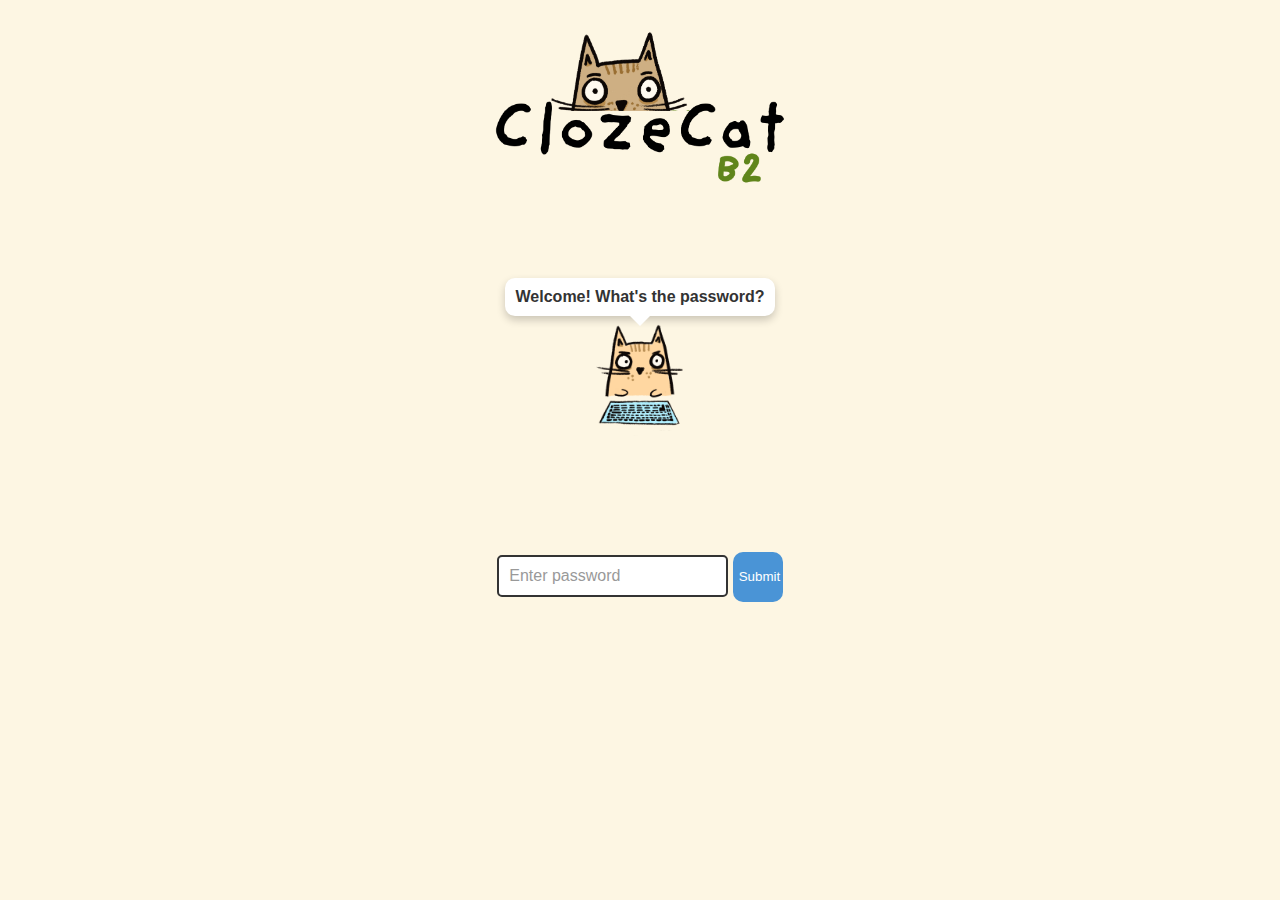
<file: pre-game.html>
<!DOCTYPE html>
<html lang="en">
<head>
  <meta charset="UTF-8">
  <meta name="viewport" content="width=device-width, initial-scale=1.0">
  <title>ClozeCat B2 - Pre-Game</title>
  <style>
    body {
      font-family: Arial, sans-serif;
      text-align: center;
      background-color: #fdf6e3; /* Light beige background */
      margin: 0;
      padding: 0;
      color: #333; /* Dark text color */
    }
    #title {
      margin-top: 20px;
      width: 300px;
    }
    #catContainer {
      position: relative;
      margin: 50px auto;
      width: 200px;
    }
    #charImg {
      width: 200px;
    }
    #speechBubble {
      position: absolute;
      top: 35px; /* Move the speech bubble up by 5px */
      left: 50%;
      transform: translateX(-50%);
      background: #fff; /* White background for the speech bubble */
      border: none; /* Removed the black border */
      border-radius: 10px;
      padding: 10px;
      width: 250px;
      font-size: 16px;
      font-weight: bold;
      color: #333; /* Dark text color */
      display: none;
      box-shadow: 0 4px 8px rgba(0, 0, 0, 0.2); /* Drop shadow for the bubble */
      position: relative; /* Ensure the tail is part of the bubble */
    }

    #speechBubble::after {
      content: '';
      position: absolute;
      bottom: -10px; /* Position the tail below the bubble */
      left: 50%;
      transform: translateX(-50%);
      width: 0;
      height: 0;
      border-left: 10px solid transparent;
      border-right: 10px solid transparent;
      border-top: 10px solid #fff; /* Match the bubble's background color */
    }

    #passwordInput {
      margin-top: 20px;
      padding: 10px;
      font-size: 16px;
      border: 2px solid #333; /* Dark border */
      border-radius: 5px;
      background-color: white; /* Set white background for the password box */
      color: #333; /* Dark text color */
    }
    #passwordInput::placeholder {
      color: #999; /* Light gray placeholder text */
    }
    #startBtn {
      margin-top: 20px;
      padding: 10px 20px;
      font-size: 16px;
      background-color: #4a94d6; /* Set blue background */
	color: #FFFFFF; /* Set white text */
      font-weight: bold; /* Make text bolder */
      width: 150px; /* Make the button wider */
      border: none;
      border-radius: 5px;
      cursor: pointer;
      display: none;
    }
    #startBtn:hover {
      background-color: #45a049; /* Slightly darker green on hover */
    }
    #submitBtn {
      width: 50px; /* Make the button square */
      height: 50px; /* Make the button square */
	background-color: #4a94d6; /* Set custom blue background */
      color: white; /* Set white text */
      border: none; /* Remove border */
      border-radius: 10px; /* Add rounded corners */
      cursor: pointer; /* Change cursor to pointer */
    }
  </style>
</head>
<body>
  <img id="title" src="title.png" alt="ClozeCat B2 Title">
  <div id="catContainer">
    <div id="speechBubble">Welcome! What's the password?</div>
    <img id="charImg" src="waiting.png" alt="Cat">
  </div>
  <div id="passwordForm">
    <input type="text" id="passwordInput" placeholder="Enter password">
    <button id="submitBtn">Submit</button>
  </div>
  <button id="startBtn">Start</button>

  <script>
    const charImg = document.getElementById('charImg');
    const speechBubble = document.getElementById('speechBubble');
    const passwordInput = document.getElementById('passwordInput');
    const startBtn = document.getElementById('startBtn');
    const submitBtn = document.getElementById('submitBtn');

    // Show the speech bubble initially
    speechBubble.style.display = 'block';

    // Cat blinking animation
    setInterval(() => {
      if (charImg.src.includes('waiting.png')) {
        charImg.src = 'blink.png';
        setTimeout(() => charImg.src = 'waiting.png', 200);
      }
    }, 5000);

    // Function to validate the password
    function validatePassword() {
      const password = passwordInput.value.trim().toLowerCase();
      if (password === 'fish') {
        // Correct password
        charImg.src = 'celebrate.png';
        speechBubble.textContent = 'Password correct!';
        startBtn.style.display = 'inline-block';
      } else if (password.length > 0) {
        // Incorrect password
        charImg.src = 'sad.png';
        speechBubble.textContent = 'Password incorrect!';
        startBtn.style.display = 'none';
      } else {
        // Reset state
        charImg.src = 'waiting.png';
        speechBubble.textContent = "Welcome! What's the password?";
        startBtn.style.display = 'none';
      }
    }

    // Add event listener for the submit button
    submitBtn.addEventListener('click', validatePassword);

    // Add event listener for the Enter key
    passwordInput.addEventListener('keypress', (event) => {
      if (event.key === 'Enter') {
        validatePassword();
      }
    });

    // Start button functionality
    startBtn.addEventListener('click', () => {
      alert('Game starting...');
      // Redirect to the main game page or perform other actions
    });
  </script>
</body>
</html>
</file>
